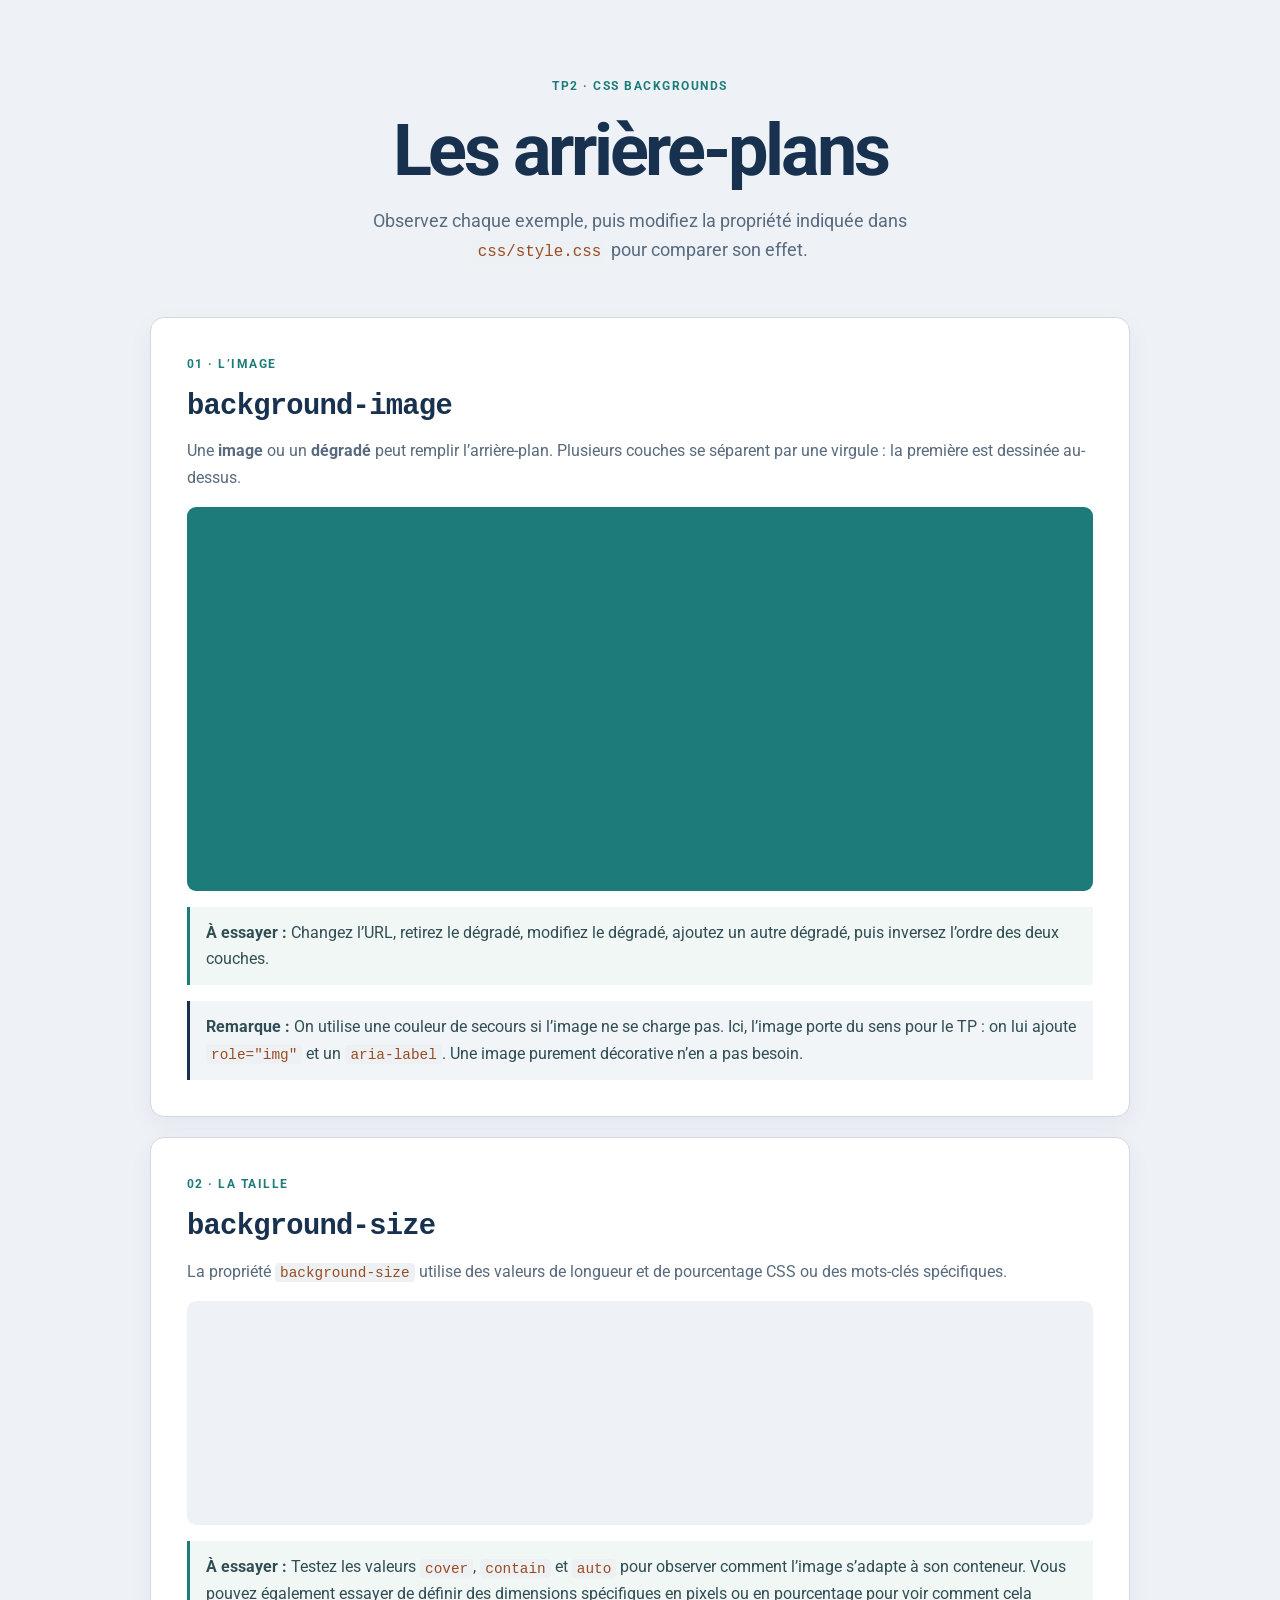
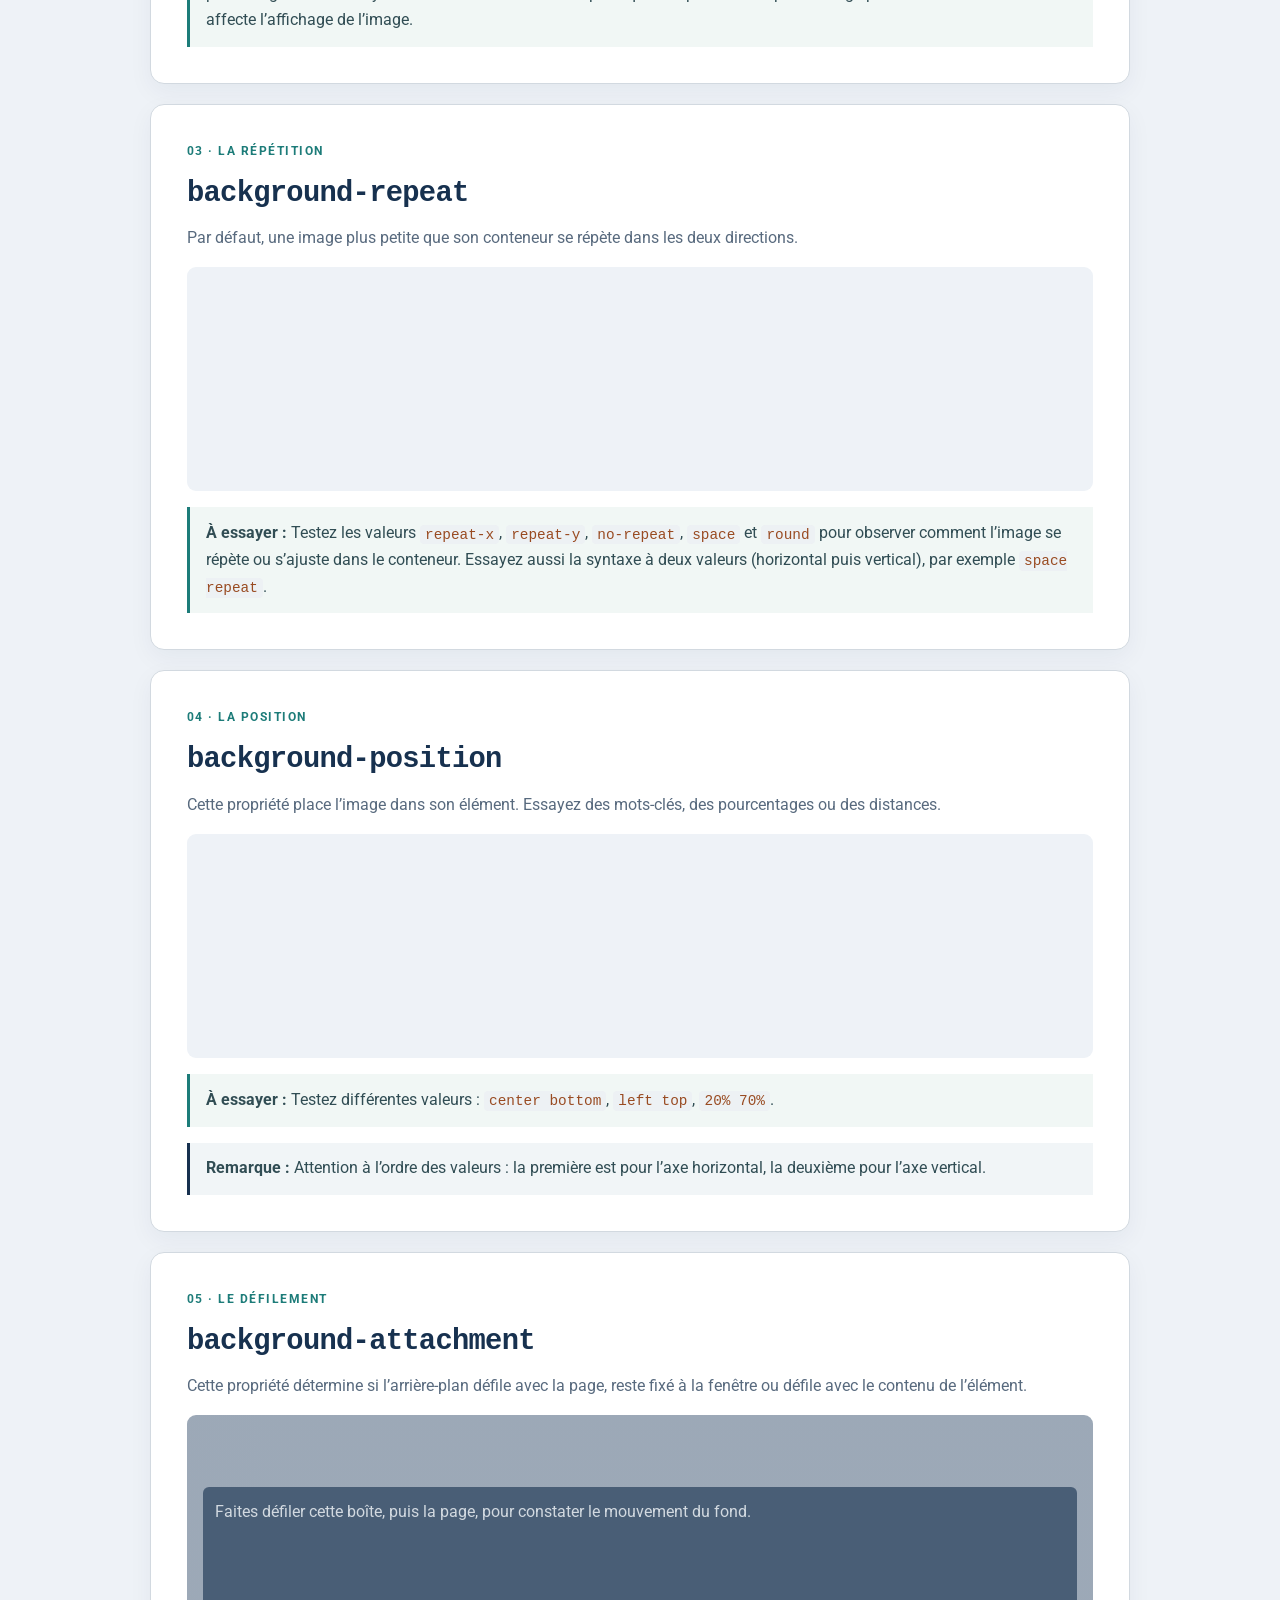
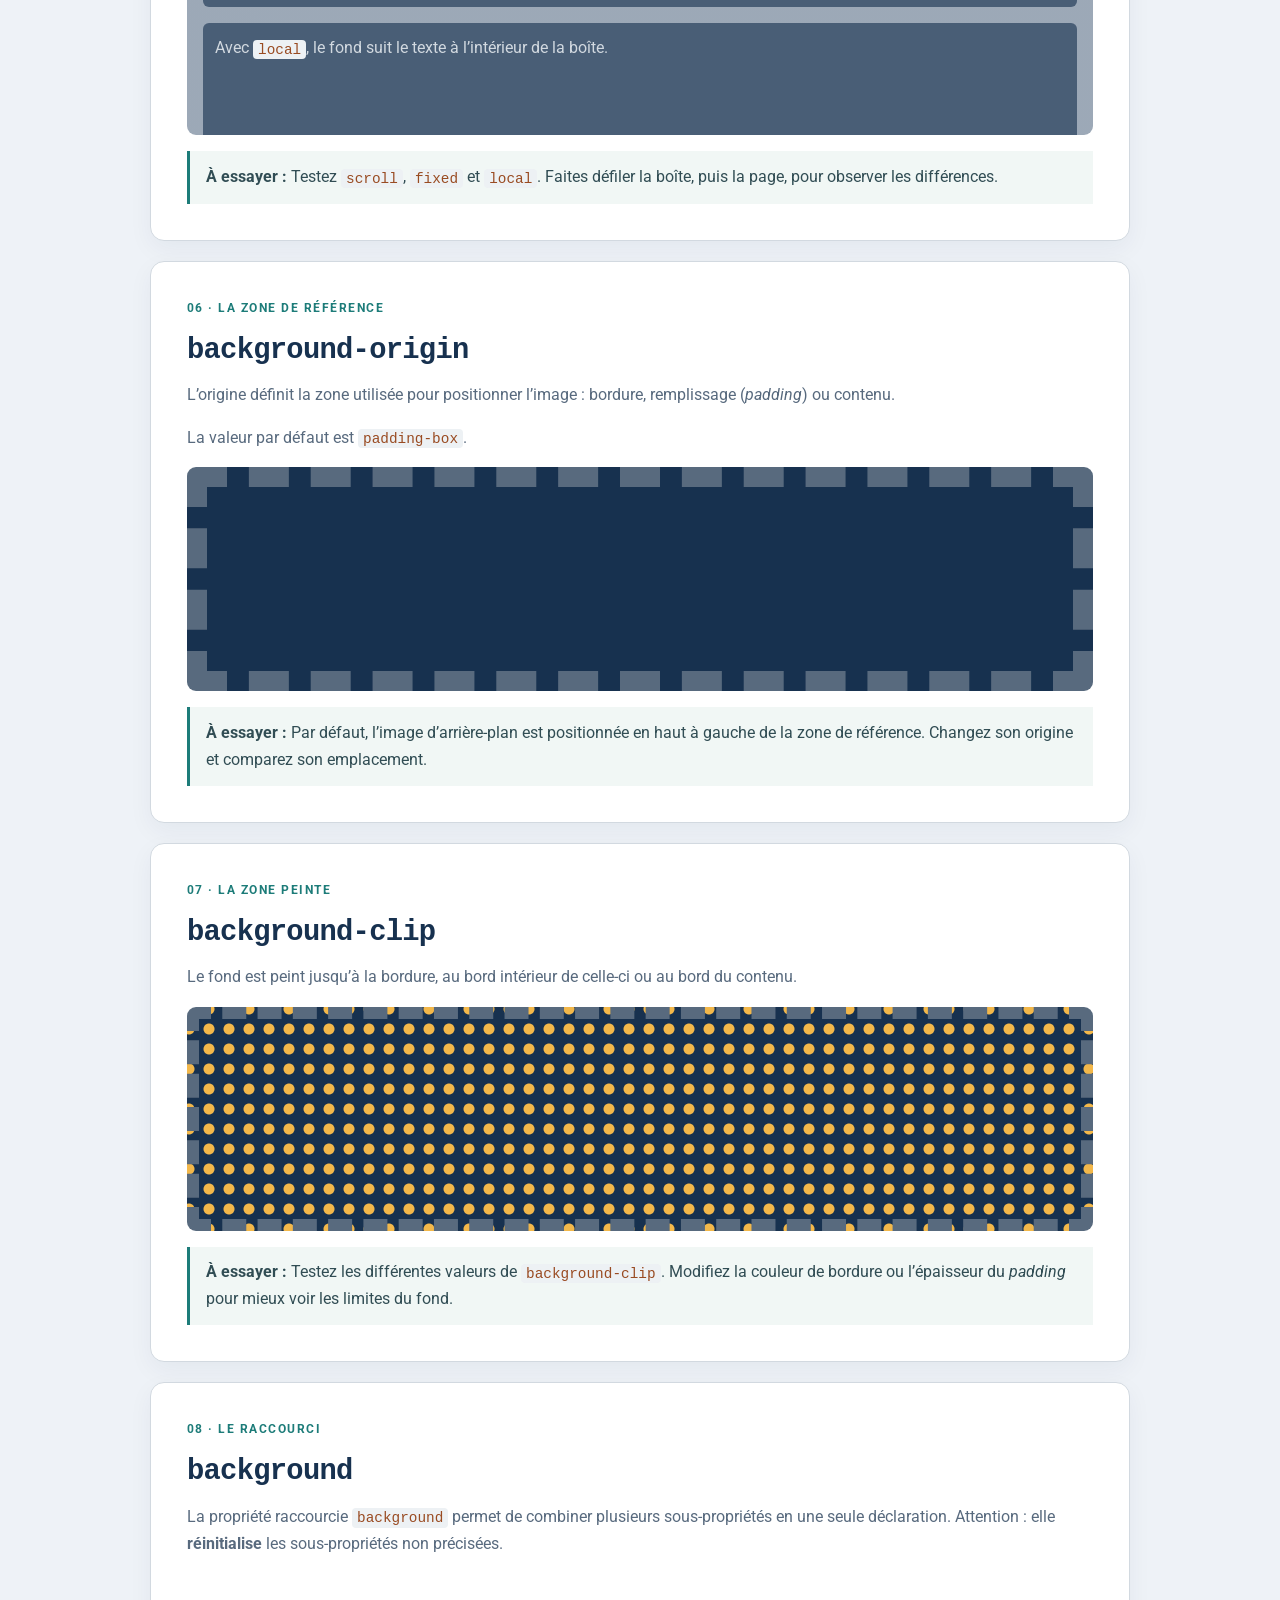
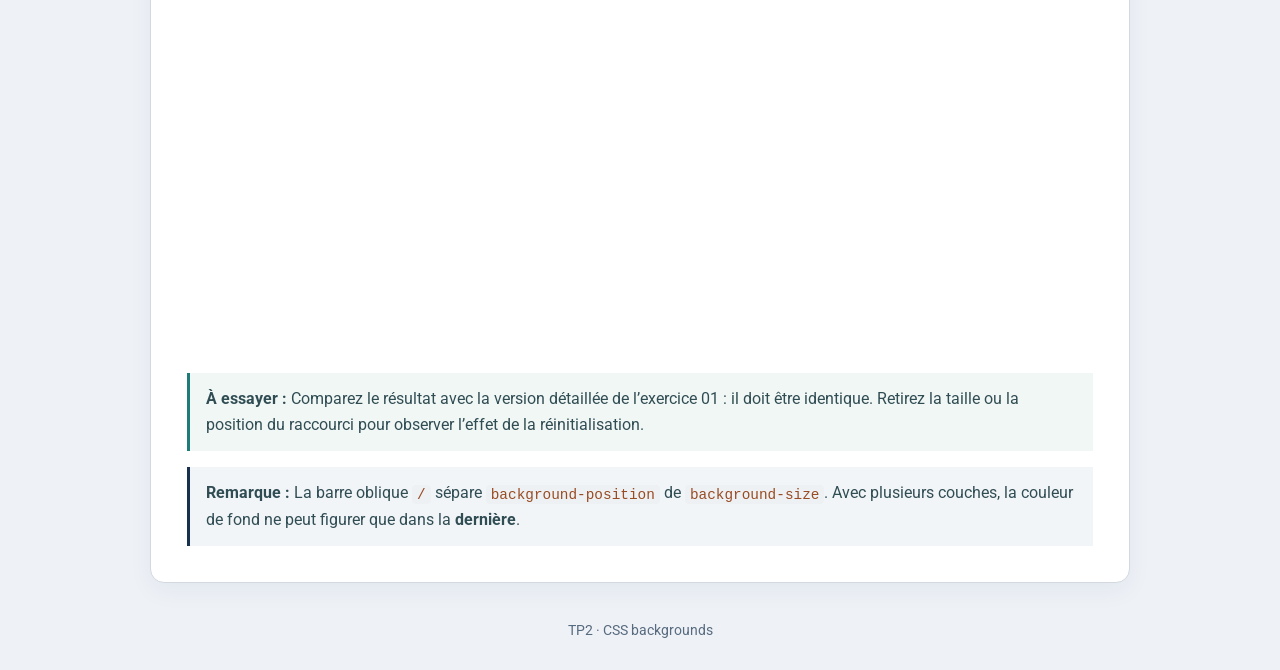
<file: 2_Backgrounds/index.html>
<!doctype html>
<html lang="fr">
  <head>
    <meta charset="UTF-8" />
    <title>TP 2 CSS — Les arrière-plans</title>
    <meta name="viewport" content="width=device-width, initial-scale=1.0" />
    <link rel="preconnect" href="https://fonts.googleapis.com" />
    <link rel="preconnect" href="https://fonts.gstatic.com" crossorigin />
    <link
      rel="stylesheet"
      href="https://fonts.googleapis.com/css2?family=Roboto:wght@400;700&display=swap"
    />
    <link rel="stylesheet" href="css/default.css" />
    <link rel="stylesheet" href="css/style.css" />
  </head>
  <body>
    <header class="page-header">
      <p class="page-header__eyebrow">TP2 · CSS backgrounds</p>
      <h1 class="page-header__title">Les arrière-plans</h1>
      <p class="page-header__intro">
        Observez chaque exemple, puis modifiez la propriété indiquée dans
        <code class="page-header__code">css/style.css</code> pour comparer son
        effet.
      </p>
    </header>

    <main class="lesson">
      <!-- 01. Background Image --------------------------------- -->

      <section class="exercise">
        <p class="exercise__number">01 · L’image</p>
        <h2 class="exercise__title">
          <code class="exercise__code exercise__code--title"
            >background-image</code
          >
        </h2>
        <p class="exercise__text">
          Une <strong>image</strong> ou un <strong>dégradé</strong> peut remplir
          l’arrière-plan. Plusieurs couches se séparent par une virgule : la
          première est dessinée au-dessus.
        </p>
        <!-- Espace de test -->
        <div
          class="demo demo--image"
          role="img"
          aria-label="Photo de montagne assombrie en haut par un voile noir dégradé"
        ></div>
        <p class="exercise__challenge">
          <strong>À essayer :</strong> Changez l’URL, retirez le dégradé,
          modifiez le dégradé, ajoutez un autre dégradé, puis inversez l’ordre
          des deux couches.
        </p>
        <p class="exercise__remarque">
          <strong>Remarque :</strong> On utilise une couleur de secours si
          l’image ne se charge pas. Ici, l’image porte du sens pour le TP : on
          lui ajoute <code class="exercise__code">role="img"</code> et un
          <code class="exercise__code">aria-label</code>. Une image purement
          décorative n’en a pas besoin.
        </p>
      </section>

      <!-- 02.Background Size --------------------------------- -->

      <section class="exercise">
        <p class="exercise__number">02 · La taille</p>
        <h2 class="exercise__title">
          <code class="exercise__code exercise__code--title"
            >background-size</code
          >
        </h2>
        <p class="exercise__text">
          La propriété
          <code class="exercise__code">background-size</code> utilise des
          valeurs de longueur et de pourcentage CSS ou des mots-clés
          spécifiques.
        </p>
        <div class="demo demo--size"></div>

        <p class="exercise__challenge">
          <strong>À essayer :</strong> Testez les valeurs
          <code class="exercise__code">cover</code>,
          <code class="exercise__code">contain</code> et
          <code class="exercise__code">auto</code> pour observer comment l’image
          s’adapte à son conteneur. Vous pouvez également essayer de définir des
          dimensions spécifiques en pixels ou en pourcentage pour voir comment
          cela affecte l’affichage de l’image.
        </p>
      </section>

      <!-- 03. Background Repeat ------------------------------- -->

      <section class="exercise">
        <p class="exercise__number">03 · La répétition</p>
        <h2 class="exercise__title">
          <code class="exercise__code exercise__code--title"
            >background-repeat</code
          >
        </h2>
        <p class="exercise__text">
          Par défaut, une image plus petite que son conteneur se répète dans les
          deux directions.
        </p>

        <div class="demo demo--repeat"></div>

        <p class="exercise__challenge">
          <strong>À essayer :</strong> Testez les valeurs
          <code class="exercise__code">repeat-x</code>,
          <code class="exercise__code">repeat-y</code>,
          <code class="exercise__code">no-repeat</code>,
          <code class="exercise__code">space</code> et
          <code class="exercise__code">round</code> pour observer comment
          l’image se répète ou s’ajuste dans le conteneur. Essayez aussi la
          syntaxe à deux valeurs (horizontal puis vertical), par exemple
          <code class="exercise__code">space repeat</code>.
        </p>
      </section>

      <!-- 04.Background Position ------------------------------- -->

      <section class="exercise">
        <p class="exercise__number">04 · La position</p>
        <h2 class="exercise__title">
          <code class="exercise__code exercise__code--title"
            >background-position</code
          >
        </h2>
        <p class="exercise__text">
          Cette propriété place l’image dans son élément. Essayez des mots-clés,
          des pourcentages ou des distances.
        </p>
        <!-- Espace de test -->
        <div class="demo demo--position"></div>
        <p class="exercise__challenge">
          <strong>À essayer :</strong> Testez différentes valeurs :
          <code class="exercise__code">center bottom</code>,
          <code class="exercise__code">left top</code>,
          <code class="exercise__code">20% 70%</code>.
        </p>
        <p class="exercise__remarque">
          <strong>Remarque :</strong> Attention à l’ordre des valeurs : la
          première est pour l’axe horizontal, la deuxième pour l’axe vertical.
        </p>
      </section>

      <!-- 05. Background Attachment ---------------------------- -->

      <section class="exercise">
        <p class="exercise__number">05 · Le défilement</p>
        <h2 class="exercise__title">
          <code class="exercise__code exercise__code--title"
            >background-attachment</code
          >
        </h2>
        <p class="exercise__text">
          Cette propriété détermine si l’arrière-plan défile avec la page, reste
          fixé à la fenêtre ou défile avec le contenu de l’élément.
        </p>
        <div class="demo demo--attachment">
          <p class="demo__text">
            Faites défiler cette boîte, puis la page, pour constater le
            mouvement du fond.
          </p>
          <p class="demo__text">
            Avec <code class="exercise__code">local</code>, le fond suit le
            texte à l’intérieur de la boîte.
          </p>
          <p class="demo__text">
            Avec <code class="exercise__code">fixed</code>, il reste accroché à
            la fenêtre.
          </p>
        </div>

        <p class="exercise__challenge">
          <strong>À essayer :</strong> Testez
          <code class="exercise__code">scroll</code>,
          <code class="exercise__code">fixed</code> et
          <code class="exercise__code">local</code>. Faites défiler la boîte,
          puis la page, pour observer les différences.
        </p>
      </section>

      <!-- 06.Background Origin ------------------------------- -->

      <section class="exercise">
        <p class="exercise__number">06 · La zone de référence</p>
        <h2 class="exercise__title">
          <code class="exercise__code exercise__code--title"
            >background-origin</code
          >
        </h2>
        <p class="exercise__text">
          L’origine définit la zone utilisée pour positionner l’image : bordure,
          remplissage (<em>padding</em>) ou contenu.
        </p>
        <p class="exercise__text">
          La valeur par défaut est
          <code class="exercise__code">padding-box</code>.
        </p>
        <div class="demo demo--origin"></div>

        <p class="exercise__challenge">
          <strong>À essayer :</strong> Par défaut, l’image d’arrière-plan est
          positionnée en haut à gauche de la zone de référence. Changez son
          origine et comparez son emplacement.
        </p>
      </section>

      <!-- 07. Background Clip ------------------------------- -->

      <section class="exercise">
        <p class="exercise__number">07 · La zone peinte</p>
        <h2 class="exercise__title">
          <code class="exercise__code exercise__code--title"
            >background-clip</code
          >
        </h2>
        <p class="exercise__text">
          Le fond est peint jusqu’à la bordure, au bord intérieur de celle-ci ou
          au bord du contenu.
        </p>
        <div class="demo demo--clip"></div>

        <p class="exercise__challenge">
          <strong>À essayer :</strong> Testez les différentes valeurs de
          <code class="exercise__code">background-clip</code>. Modifiez la
          couleur de bordure ou l’épaisseur du <em>padding</em> pour mieux voir
          les limites du fond.
        </p>
      </section>

      <!-- 08. Background Shorthand --------------------------------- -->

      <section class="exercise">
        <p class="exercise__number">08 · Le raccourci</p>
        <h2 class="exercise__title">
          <code class="exercise__code exercise__code--title">background</code>
        </h2>
        <p class="exercise__text">
          La propriété raccourcie
          <code class="exercise__code">background</code> permet de combiner
          plusieurs sous-propriétés en une seule déclaration. Attention : elle
          <strong>réinitialise</strong> les sous-propriétés non précisées.
        </p>
        <div class="demo demo--shorthand"></div>
        <p class="exercise__challenge">
          <strong>À essayer :</strong> Comparez le résultat avec la version
          détaillée de l’exercice 01 : il doit être identique. Retirez la taille
          ou la position du raccourci pour observer l’effet de la
          réinitialisation.
        </p>
        <p class="exercise__remarque">
          <strong>Remarque :</strong> La barre oblique
          <code class="exercise__code">/</code> sépare
          <code class="exercise__code">background-position</code> de
          <code class="exercise__code">background-size</code>. Avec plusieurs
          couches, la couleur de fond ne peut figurer que dans la
          <strong>dernière</strong>.
        </p>
      </section>
    </main>
    <footer class="page-footer">TP2 · CSS backgrounds</footer>
  </body>
</html>
</file>
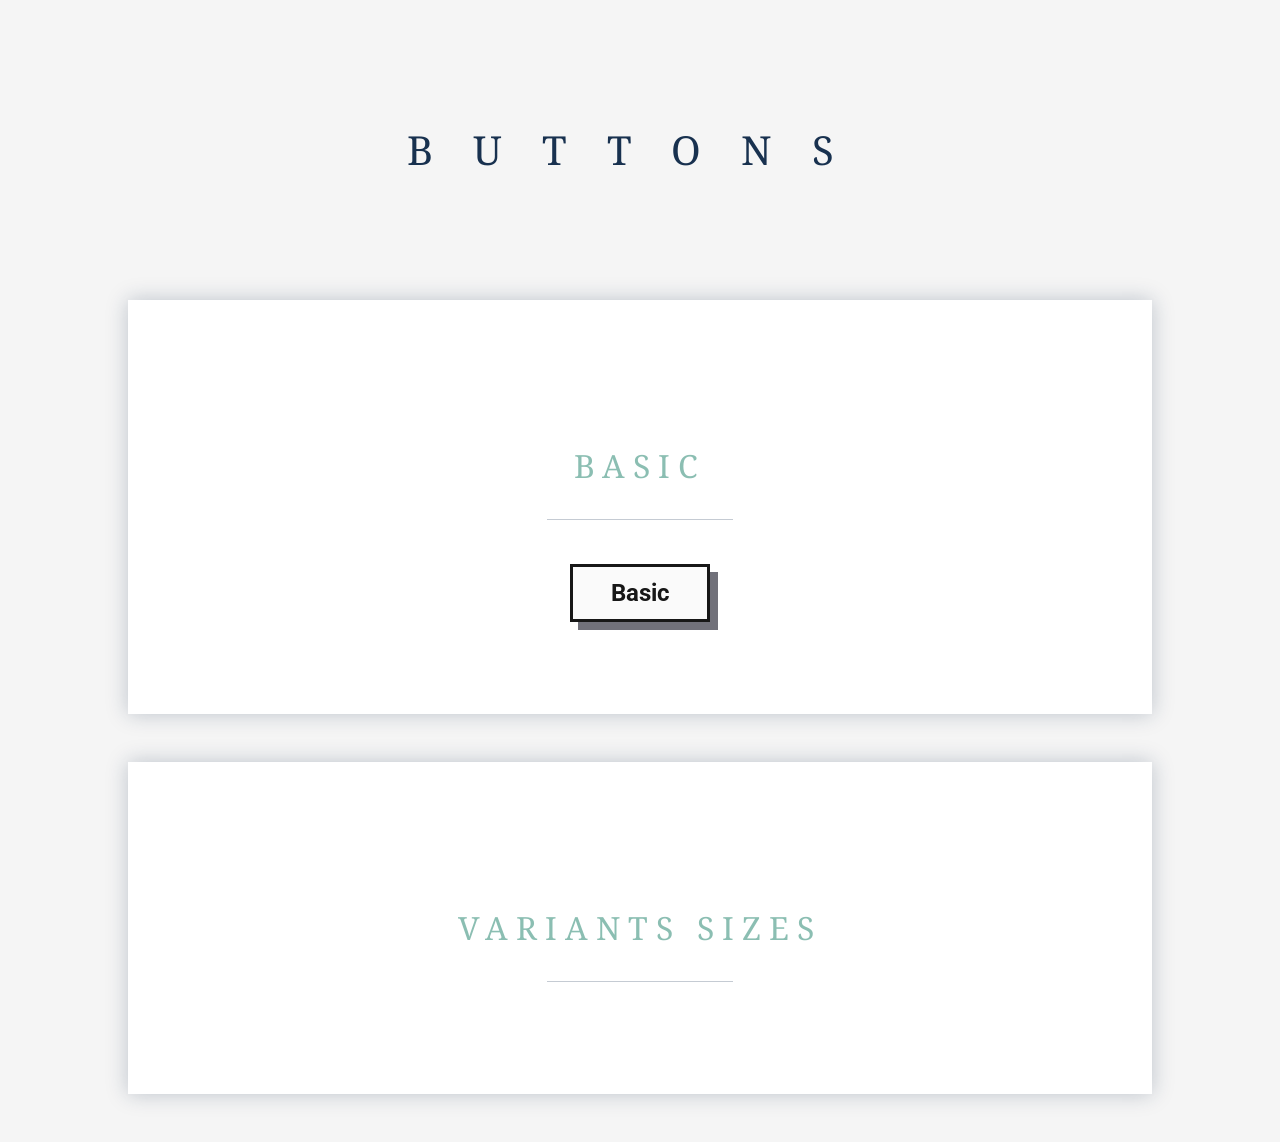
<file: exo4_btn _Style_variants/index.html>
<!doctype html>
<html lang="fr">
  <head>
    <meta charset="UTF-8" />
    <meta name="viewport" content="width=device-width, initial-scale=1.0" />
    <title>Exercice 4 - Buttons et Variants</title>
    <link rel="stylesheet" href="css/default.css" />
    <link rel="stylesheet" href="css/style.css" />
  </head>
  <body>
    <h1>Buttons</h1>
    <section>
      <h2>Basic</h2>
      <a href="" class="btn">basic</a>
    </section>
    <section>
      <h2>Variants Sizes</h2>
      <!-- Ajouter des variants de taille -->
    </section>
  </body>
</html>
</file>
<file: 2_Backgrounds/css/default.css>
.lesson {
  width: min(100%, 61.25rem);
  margin-inline: auto;
}

.page-header {
  width: min(100%, 61.25rem);
  margin-inline: auto;
  padding: 4rem 1rem 2rem;
  text-align: center;
}

.page-header__eyebrow {
  color: var(--primary);
  font-size: 0.78rem;
  font-weight: 700;
  letter-spacing: 0.12em;
  text-transform: uppercase;
}

.page-header__title {
  margin: 0.2em 0;
  font-size: clamp(2.3rem, 7vw, 4.5rem);
  letter-spacing: -0.045em;
  line-height: 1.1;
}

.page-header__intro {
  max-width: 42rem;
  margin: 1rem auto 0;
  color: var(--muted);
  font-size: 1.1rem;
}

.page-header__code {
  padding: 0.12em 0.35em;
  border-radius: 0.25rem;
  background: #edf1f4;
  color: #994b22;
  font-family: ui-monospace, SFMono-Regular, Consolas, monospace;
  font-size: 0.9em;
}

.exercise {
  width: 100%;
  margin: 1.25rem 0;
  padding: clamp(1.25rem, 4vw, 2.25rem);
  border: 0.0625rem solid var(--line);
  border-radius: 0.875rem;
  background: #fff;
  box-shadow: 0 0.5rem 1.5rem rgb(23 49 79 / 5%);
  text-align: left;
}

.exercise__number {
  margin: 0 0 0.4rem;
  color: var(--primary);
  font-size: 0.78rem;
  font-weight: 700;
  letter-spacing: 0.12em;
  text-transform: uppercase;
}

.exercise__code {
  padding: 0.12em 0.35em;
  border-radius: 0.25rem;
  background: #edf1f4;
  color: #994b22;
  font-family: ui-monospace, SFMono-Regular, Consolas, monospace;
  font-size: 0.9em;
}

.exercise__title {
  margin: 0 0 0.5rem;
  color: var(--ink);
  font-size: clamp(1.35rem, 4vw, 1.8rem);
  letter-spacing: -0.025em;
}

.exercise__text {
  margin: 0.4rem 0 1rem;
  color: var(--muted);
}

.exercise__challenge {
  margin: 1rem 0 0;
  padding: 0.8rem 1rem;
  border-left: 0.1875rem solid var(--primary);
  background: #f1f7f5;
  color: #314d54;
}

.exercise__remarque {
  margin: 1rem 0 0;
  padding: 0.8rem 1rem;
  border-left: 0.1875rem solid var(--ink);
  background: #f1f5f7;
  color: #314d54;
}

.page-footer {
  width: min(100%, 61.25rem);
  margin-inline: auto;
  padding: 1rem;
  color: var(--muted);
  font-size: 0.9rem;
  text-align: center;
}

.svg-sprite {
  position: absolute;
  width: 0;
  height: 0;
  overflow: hidden;
}

pre.exercise__code {
  padding: 0.75rem 1rem;
  overflow-x: auto;
}

/* -- Partagé avec le TP Arrière-plans -- */
.exercise__code--title {
  padding: 0;
  background: transparent;
  color: inherit;
  font-size: inherit;
}

.demo__text {
  min-height: 7.5rem;
  padding: 0.75rem;
  border-radius: 0.375rem;
  background: rgb(23 49 79 / 62%);
}
</file>
<file: 2_Backgrounds/css/style.css>
/* -- Root ------ */
:root {
  --ink: hsl(212, 55%, 20%);
  --muted: hsl(212, 18%, 42%);
  --primary: hsl(178, 62%, 30%);
  --paper: hsl(210, 36%, 95%);
  --line: hsl(210, 18%, 85%);
  --accent: hsl(39, 87%, 62%);
  --ff-sans: "Roboto", sans-serif;
}

/* -- Reset ----- */
*,
*::before,
*::after {
  box-sizing: border-box;
}

/* -- Style de base ------- */
body {
  margin: 0;
  padding: 0 1.25em 2em;
  font-family: var(--ff-sans);
  color: var(--ink);
  line-height: 1.65;
  background-color: var(--paper);
}

.demo {
  /* Variables locales au bloc .demo — accessibles par tous les .demo--* */
  --demo-photo: url("https://picsum.photos/id/1018/1200/800");
  --demo-pattern: radial-gradient(circle, var(--accent) 0 5px, transparent 6px);
  /* Hauteur des démos : modifiable au cas par cas */
  --demo-h: 14rem;
  min-height: var(--demo-h);
  /* Débordement masqué */
  overflow: hidden;
  /* Bordure arrondie */
  border-radius: 9px;
}

/* -- 01. Background Image -----------  */
/* Cette propriété permet de définir une image comme arrière-plan */
/* url() | gradient | none */
/* La valeur par défaut est none */

.demo--image {
  --demo-h: 24rem;
  /* Couleur d'arrière-plan de secours */
  background-color: var(--primary);
  /* Position de l'arrière-plan */
  background-position: center;
  /* Taille de l'arrière-plan */
  background-size: cover;

  /* ➡️ Testez différentes valeurs pour background-image */
}

/* -- 02. Background Size -----------  */
/* Cette propriété permet de définir la taille de l'arrière-plan */
/* auto | length | percentage | cover | contain */
/* La valeur par défaut est auto */

.demo--size {
  /* Couleur d'arrière-plan de secours */
  background-color: var(--paper);
  /* Image d'arrière-plan */
  background-image: var(--demo-photo);
  /* Sans répétition, contain laisse apparaître des bandes vides */
  background-repeat: no-repeat;

  /* ➡️ Testez les différentes tailles en pixels ou en pourcentage */
  /* Première valeur : largeur, deuxième valeur : hauteur */
}

/* -- 03. Background Repeat -----------  */
/* Cette propriété permet de définir la répétition de l'arrière-plan */
/* no-repeat | repeat* | repeat-x | repeat-y | space | round */
/* Deux valeurs possibles : horizontal puis vertical (ex. space repeat) */

.demo--repeat {
  /* Couleur d'arrière-plan de secours */
  background-color: var(--paper);
  /* Image d'arrière-plan */
  /* background-image: var(--demo-pattern); */
  background-image: var(--demo-photo);
  /* Taille de l'image d'arrière-plan (ratio 3:2 de la photo conservé) */
  background-size: 120px 80px;

  /* ➡️ Testez les différentes valeurs de répétition */
}

/* -- 04. Background Position -----------  */
/* Cette propriété permet de définir la position de l'arrière-plan */
/* left | center | right | top | bottom | length | percentage */
/* Par défaut, la valeur est 0% 0% (left top) */

.demo--position {
  /* Couleur de secours */
  background-color: var(--paper);
  /* Image d'arrière-plan */
  background-image: var(--demo-photo);
  /* Répétition de l'arrière-plan */
  background-repeat: no-repeat;
  /* Image plus petite que la boîte : la position devient visible */
  background-size: 240px 160px;

  /* ➡️ Testez les différentes valeurs de position */
}

/* -- 05. Background Attachment ------------- */
/* Cette propriété permet de définir le comportement de l'arrière-plan lors du défilement */
/* scroll* | fixed | local */
/* La valeur par défaut est scroll */

.demo--attachment {
  /* Hauteur de la boite */
  height: 20rem;
  /* Boîte à défilement interne : indispensable pour observer « local » */
  overflow: auto;
  /* Marge interne */
  padding: 3.5em 1em 1em;
  /* Couleur du texte */
  color: var(--line);
  /* Couleur de l'arrière-plan */
  background-color: var(--paper);
  /* Image d'arrière-plan */
  background-image:
    linear-gradient(rgb(23 49 79 / 38%), rgb(23 49 79 / 38%)), var(--demo-photo);
  /* Position de l'arrière-plan */
  background-position: center;
  /* Taille de l'arrière-plan */
  background-size: cover;

  /* ➡️ Testez les différentes valeurs de background-attachment */
  /* Faites défiler la boîte, puis la page */
}

/* -- 06. Background Origin ------------------------------- */
/* Cette propriété permet de définir l'origine de l'arrière-plan */
/* padding-box* | border-box | content-box */
/* Par défaut, la valeur est padding-box */

.demo--origin {
  /* Marge interne */
  padding: 3em;
  /* Couleur de l'arrière-plan */
  background-color: var(--ink);
  /* Image d'arrière-plan */
  background-image: var(--demo-photo);
  /* Répétition de l'arrière-plan */
  background-repeat: no-repeat;
  /* Taille de l'arrière-plan */
  background-size: 90px 60px;
  /* Bordure */
  border: 20px dashed var(--muted);

  /* ➡️ Testez les différentes valeurs d'origine */
}

/* -- 07. Background Clip ------------------------------- */
/* Cette propriété permet de définir la zone peinte pour l'arrière-plan */
/* border-box* | padding-box | content-box */
/* Par défaut, la valeur est border-box */

.demo--clip {
  /* Marge interne */
  padding: 2em;
  /* Fond sombre : les points du motif (accent) restent visibles */
  background-color: var(--ink);
  /* Image d'arrière-plan */
  background-image: var(--demo-pattern);
  /* Taille de l'arrière-plan */
  background-size: 20px 20px;
  /* Bordure */
  border: 12px dashed var(--muted);
  /* ➡️ Testez les différentes valeurs de background-clip */
}

/* -- 08. Background Shorthand -----------  */
/* La propriété raccourcie combine position, taille, image, etc. en une déclaration */
/* Attention : elle réinitialise les sous-propriétés non mentionnées */

.demo--shorthand {
  --demo-h: 24rem;
  /* ➡️ Équivalent de .demo--image : la couleur n'est écrite que dans la dernière couche */
}
</file>
<file: exo4_btn _Style_variants/css/default.css>
/* Ajout de Police depuis Google Font */
/*(!) Attention avec le nombre de typos importées : le mieux, ce limiter à 3 typos, la différence de graisse comptant pour une typo à part entière
*/
@import url("https://fonts.googleapis.com/css?family=Noto+Serif");

:root {
  --def-color-primary: 24 49 79;
  --def-color-secondary: 139 190 178;
  --def-color-light: 245 245 245;
  --def-color-white: 255 255 255;
  --def-ff-serif: "Noto Serif", serif;
  --def-fw-400: 400;
}

body {
  font-family: var(--def-ff-serif);
  background: rgb(var(--def-color-light));
  color: rgb(var(--def-color-primary));
}

h1 {
  margin: 3em 0;
  font-family:var(--def-ff-serif);
  font-weight: var(--def-fw-400);
  font-size: 2.5rem;
  text-transform: uppercase;
  letter-spacing: 1em;
  line-height: 1.5;
  text-align: center;
}

h2 {
  margin: 3em 0 1em;
  font-family:var(--def-ff-serif);
  font-weight: var(--def-fw-400);
  font-size: 2rem;
  text-transform: uppercase;
  letter-spacing: 8px;
  text-align: center;
  color: rgb(var(--def-color-secondary));
}

h2::after {
  content: "";
  display: block;
  width: 20%;
  margin: 1em auto 0;
  border-bottom: 1px solid rgb(var(--def-color-primary) / .25);
}

section {
  width: 80%;
  margin: 3em auto;
  padding: 3em 3em 5em;
  background: rgb(var(--def-color-white));
  box-shadow: 0 0 20px rgba(var(--def-color-primary)/.25);
  text-align: center;
}
</file>
<file: exo4_btn _Style_variants/css/style.css>
/* ---------------------------------------------------------------------
  1. Importation d'une police de caratère depuis https://fonts.google.com/
------------------------------------------------------------------------ */
@import url("https://fonts.googleapis.com/css2?family=Roboto:ital,wght@0,100..900;1,100..900&display=swap");

/* ---------------------------------------------------------------------
  2. Variables CSS
------------------------------------------------------------------------ */

:root {
  --clr-white: rgb(250, 250, 250);
  --clr-black: rgb(23, 23, 23);
  --clr-gray: rgb(113, 113, 122);

  --clr-default: #404040;
  --clr-primary: #1489ff;
  --clr-success: #00ce0d;
  --clr-warning: #f1da19;
  --clr-danger: #ff2323;

  --ff-sans: "Roboto", sans-serif;
  --fw-bold: 700;

  --fs-small: 1rem;
  --fs-normal: 1.5rem;
  --fs-large: 2rem;

  --shadow: 8px;
  --rounded: 2rem;
}

/* ---------------------------------------------------------------------
  3. RESET CSS
------------------------------------------------------------------------ */
*,
*::after,
*::before {
  /* ➩ Cette propriété CSS définit la façon dont la hauteur et la largeur totale d'un élément est calculée. Ici le navigateur prendre en compte la bordure et le remplissage dans la valeur définie pour la largeur et la hauteur. */
  box-sizing: border-box;
  /* ➩ Supprime les marges et le remplissage par défaut de tous les éléments. */
  margin: 0;
  padding: 0;
}

/* ---------------------------------------------------------------------
  4. STYLES DE BASE
------------------------------------------------------------------------ */

body {
  /* ➩ Utilisation de la font 'Roboto' ou d'une fonte sans empattement avec une variable css*/
  font-family: var(--ff-sans);
}

a {
  /* ➩ Supprime la décoration des liens (soulignement) */
  text-decoration: none;
}

/* ---------------------------------------------------------------------
  5. COMPOSANTS
------------------------------------------------------------------------ */

/* --- Composant Bouton ----------------------------------------------- */

.btn {
  /* 0. Variables locales du composant */
  --btn-bg: var(--clr-white);
  --btn-text: var(--clr-black);
  --btn-border: var(--clr-black);
  --btn-shadow: var(--clr-gray);
  --btn-color-hover: var(--clr-black);
  --btn-bg-hover: var(--clr-white);

  /* 2 - Display & Box Model -------------------- */
  /* ➩ Le lien reste dans le flux en ligne tout en acceptant les dimensions d'une boîte */
  display: inline-block;

  /* ➩ Largeur minimum du bouton : 10 caractères (unité ch) */
  min-width: 10ch;
  /*  ➩ Hauteur minimum 44px */
  min-height: 44px;

  /* ➩ Marge interne de 8px en haut/bas et 12px à droite/gauche. ⚠️ utiliser des unités relative à la taille de la police de caractère de l'élément.*/
  padding: 0.5em 0.75em;
  /* ➩ Marge externe de  8px en haut/droite/bas/gauche. ⚠️ utiliser des unités relative à la taille de la police de caractère de l'élément.*/
  margin: 0.5em;

  /* 3 - Typography ------------------------------ */
  /* ➩ Taille de la font 20px. ⚠️ utiliser des unités relative à la taille de la police de l'élément racine. */
  /* ➩ Utilisation d'une variable css*/
  font-size: var(--fs-normal);
  /* ➩ Graisse utilisée pour le texte : bold */
  /* ➩ Utilisation d'une variable css*/
  font-weight: var(--fw-bold);
  /* ➩ Première lettre en capitale */
  text-transform: capitalize;
  /* ➩ Alignement du texte centré dans l'élément */
  text-align: center;
  /* ➩ Couleur du texte noir */
  /* ➩ Utilisation d'une variable css*/
  color: var(--btn-text);

  /* 4 - Viusel & Graphique ----------------------- */
  /* ➩ Couleur de l'arrière plan : blanc  */
  /* ➩ Utilisation d'une variable css*/
  background-color: var(--btn-bg);
  /* ➩ Utilisation d'une variable css pour la couleur uniquement */
  /* ➩ Bordure de 3px de largeur, solid et noir */
  border: solid 3px var(--btn-border);

  /* ➩ Ombre portée de couleur noir (50% d'opacité) décalage de 8px sur l'axe des abcisses et de 8px sur l'axe des ordonnées */
  /* ➩ Utilisation d'une variable css*/
  box-shadow: 8px 8px 0 var(--btn-shadow);

  /* 5 - Transitions & Transformations --------------*/
  /* ➩ Transition sur toutes les propriétés de 3ms avec une accélération ease-in-out.
  Elle permet de définir la transition entre deux états d'un élément.*/
  transition: all 0.3s ease-in-out;
}

/* La pseudo-classe :hover permet de spécifier l'apparence d'un élément au moment où l'utilisateur le survole avec le pointeur, sans nécessairement l'activer. */

.btn:hover {
  --btn-color-hover: var(--clr-black);
  --btn-bg-hover: var(--clr-white);
  /* 4. Effets visuels et graphiques  -------------- */
  /* ➩ Ombre portée de couleur noir (50% d'opacité) décalage de 4px sur l'axe des abcisses et de 4px sur l'axe des ordonnées */
  /* ➩ Utiliser une variable css ainsi que la fonction calc() pour effectuer des opérations de calcul (Attention aux espaces) */
  box-shadow: calc(var(--shadow) / 2) calc(var(--shadow) / 2) 0
    var(--btn-shadow);
}

/* La pseudo-classe :active permet de spécifier l'apparence d'un élément au moment où l'utilisateur l'active (par exemple, en cliquant sur un bouton). */

.btn:active {
  /* 4. Effets visuels et graphiques  -------------- */
  /* ➩ Propriété permetant de modifier la taille d'un élément avec un facteur d'échelle sur deux dimensions : .95  */
  transform: scale(0.95);
  /* scale: .95; */
}

/* - BEM--Modifier -- */

/* ➩ Style small (--modifier) :
diminuer la taille de la police --- */
.btn--small {
}

/* Style large (--modifier) */

.btn--large {
}

/* Style rounded (--modifier) */

.btn--rounded {
}

/* Style TOUT en CAPITALE (--modifier) */

.btn--capitale {
}

/* Style default (--modifier) */

.btn--default {
}

/* Style primary (--modifier) */

.btn--primary {
}

/* Style sucess (--modifier) */

.btn--success {
}

/* Style warning (--modifier) */

.btn--warning {
}

/* Style danger (--modifier) */

.btn--danger {
}
</file>
